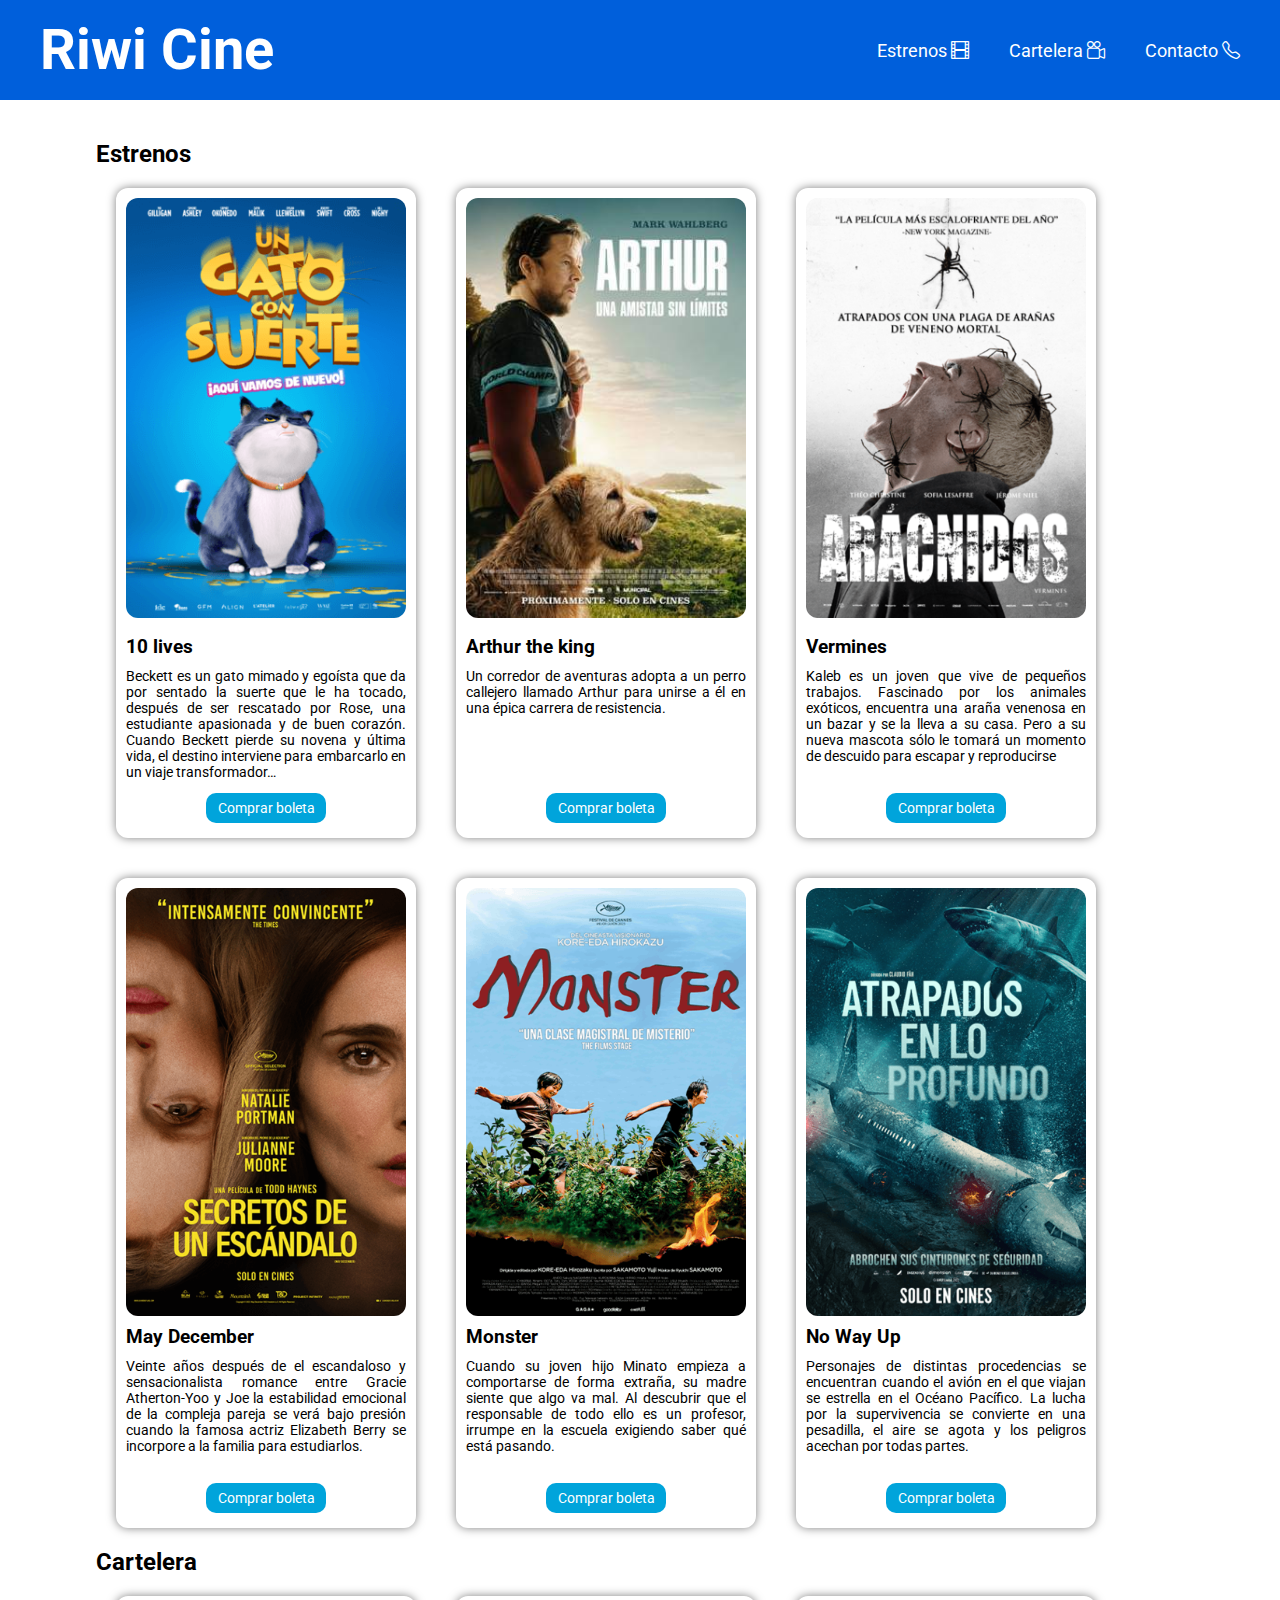
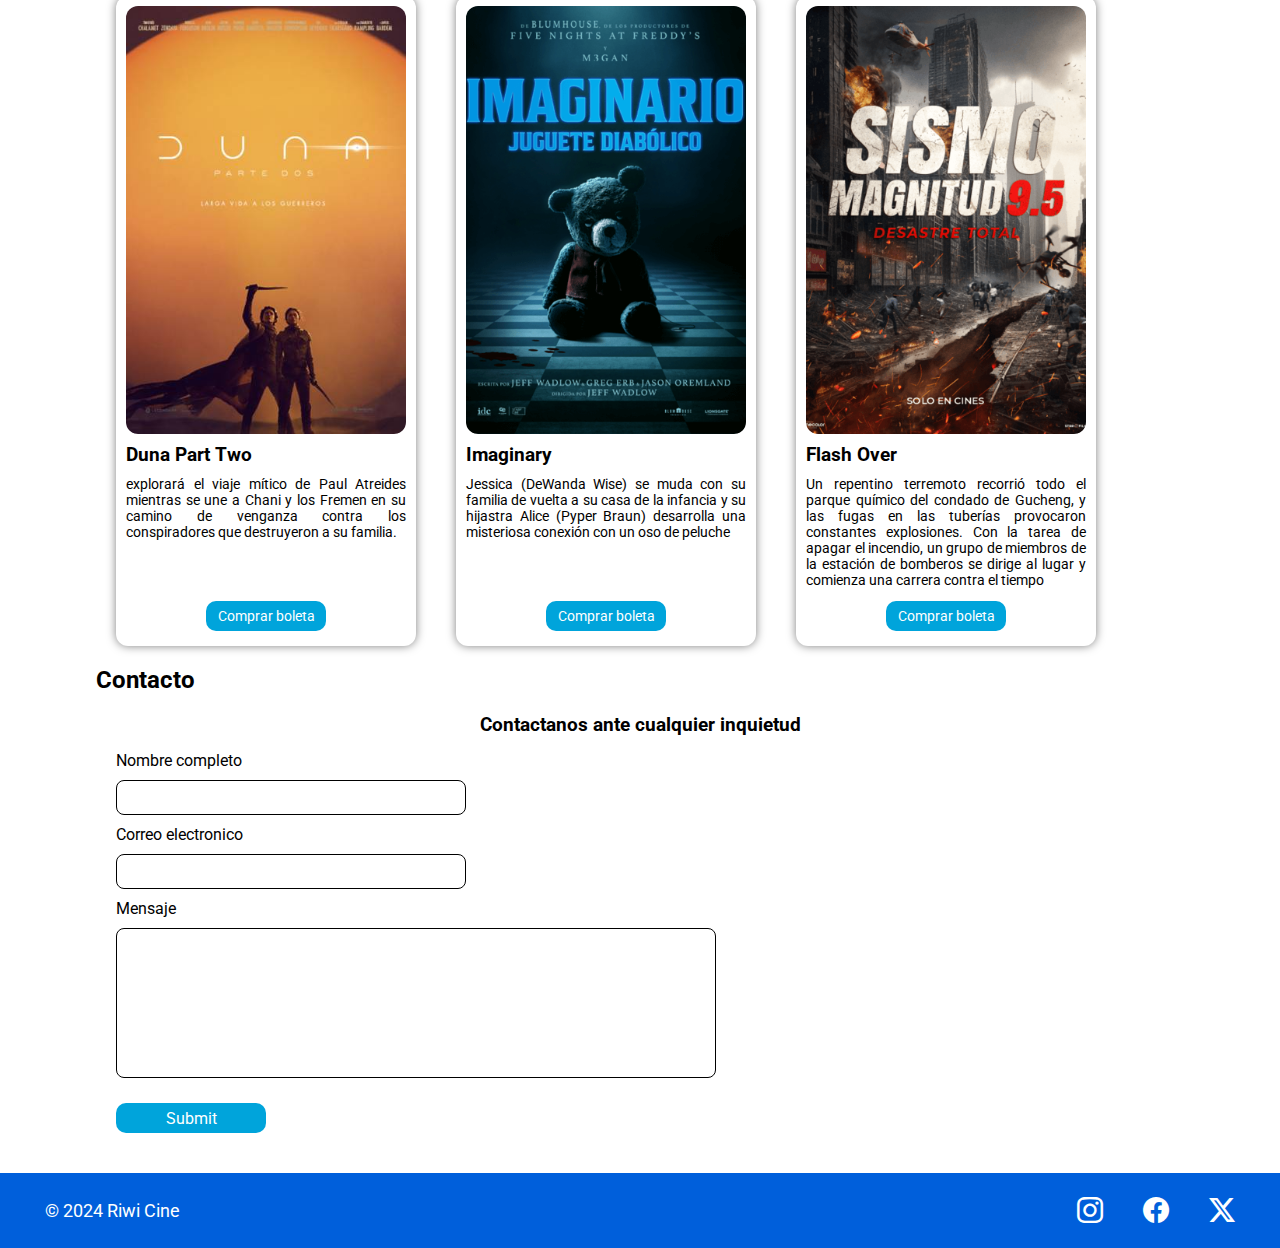
<file: index.html>
<!DOCTYPE html>
<html lang="es">
<head>
    <meta charset="UTF-8">
    <meta name="viewport" content="width=device-width, initial-scale=1.0">
    <meta name="description"
        content="Explora nuestra emocionante cartelera de cine con los últimos estrenos, horarios de proyección, críticas y más. ¡Compra tus entradas y reserva tus asientos para disfrutar de las mejores películas en pantalla grande!" />
    <meta name="keywords"
        content="Películas, Cartelera, Cine, Estrenos, Proyecciones, Horarios, Taquilla, Reservas, Géneros, Críticas">
    <meta name="sitedomain" content="https://example.com/" />
    <meta name="organization" content="pruiz5514" />
    <meta name="author" content="Pablo Andres Ruiz Arias" />
    <meta name="designer" content="Pablo Andres Ruiz Arias" />
    <meta name="copyright" content="© 2024 Riwi Cine. Todos los derechos reservados">
    <meta name="robots" content="index,follow" />
    <meta name="googlebot" content="index,follow" />
    <meta name="revisit-after" content="15days" />
    <link rel="stylesheet" href="https://cdn.jsdelivr.net/npm/bootstrap-icons@1.11.3/font/bootstrap-icons.min.css">
    <link rel="stylesheet" href="./src/css/style.css">
    <title>RIWI Cine</title>
</head>
<body>
    <header class="header">
        <section class="title-container">
            <h1 >Riwi Cine</h1>
        </section>
        <nav class="nav">
            <ul>
                <li><a href="#estrenos">
                    <span>Estrenos</span>
                    <i class="bi bi-film"></i>
                </a></li>
                <li><a href="#cartelera">
                    <span>Cartelera</span>
                    <i class="bi bi-camera-reels"></i>
                </a></li>
                <li><a href="#contacto">
                    <span>Contacto</span>
                    <i class="bi bi-telephone"></i>
                </a></li>
            </ul>
        </nav>
    </header>
    <main class="main">
        <h2 id="estrenos">Estrenos</h2>
        <section class="peliculas">
            <article class="pelicula-estreno">
                <figure>
                    <img src="./public/img/10 lives.webp" alt="10 lives">
                </figure>
                <div class="informacion-contenedor">
                    <h3>10 lives</h3>
                    <p class="descripcion">
                        Beckett es un gato mimado y egoísta que da por sentado la suerte que le ha tocado, después de ser rescatado por Rose, una estudiante apasionada y de buen corazón. Cuando Beckett pierde su novena y última vida, el destino interviene para embarcarlo en un viaje transformador…
                    </p>
                    <a class="boton-comprar" href="https://www.paypal.com/co/home" target="_blank"><button>Comprar boleta</button></a>
                </div>
            </article>
            <article class="pelicula-estreno">
                <figure>
                    <img src="./public/img/arthur.webp" alt="Arthur the king">
                </figure>
                <div class="informacion-contenedor">
                    <h3>Arthur the king</h3>
                    <p class="descripcion">
                        Un corredor de aventuras adopta a un perro callejero llamado Arthur para unirse a él en una épica carrera de resistencia.
                    </p>
                    <a class="boton-comprar" href="https://www.paypal.com/co/home" target="_blank"><button>Comprar boleta</button></a>
                </div>
            </article>
            <article class="pelicula-estreno">
                <figure>
                    <img src="./public/img/vermines.webp" alt="Vermines">
                </figure>
                <div class="informacion-contenedor">
                    <h3>Vermines</h3>
                    <p class="descripcion">
                        Kaleb es un joven que vive de pequeños trabajos. Fascinado por los animales exóticos, encuentra una araña venenosa en un bazar y se la lleva a su casa. Pero a su nueva mascota sólo le tomará un momento de descuido para escapar y reproducirse
                    </p>
                    <a class="boton-comprar" href="https://www.paypal.com/co/home" target="_blank"><button>Comprar boleta</button></a>
                </div>
            </article>
            <article class="pelicula-estreno">
                <figure>
                    <img src="./public/img/may.webp" alt="May December">
                </figure>
                <div class="informacion-contenedor">
                    <h3>May December</h3>
                    <p class="descripcion">
                        Veinte años después de el escandaloso y  sensacionalista romance entre Gracie Atherton-Yoo  y Joe la estabilidad emocional de la compleja pareja se verá bajo presión cuando la famosa actriz Elizabeth Berry se incorpore a la familia para estudiarlos.
                    </p>
                    <a class="boton-comprar" href="https://www.paypal.com/co/home" target="_blank"><button>Comprar boleta</button></a>
                </div>
            </article>
            <article class="pelicula-estreno">
                <figure>
                    <img src="./public/img/monster.webp" alt="Monster">
                </figure>
                <div class="informacion-contenedor">
                    <h3>Monster</h3>
                    <p class="descripcion">
                        Cuando su joven hijo Minato empieza a comportarse de forma extraña, su madre siente que algo va mal. Al descubrir que el responsable de todo ello es un profesor, irrumpe en la escuela exigiendo saber qué está pasando.
                    </p>
                    <a class="boton-comprar" href="https://www.paypal.com/co/home" target="_blank"><button>Comprar boleta</button></a>
                </div>
            </article>
            <article class="pelicula-estreno">
                <figure>
                    <img src="./public/img/noWayUp.webp" alt="No Way Up">
                </figure>
                <div class="informacion-contenedor">
                    <h3>No Way Up</h3>
                    <p class="descripcion">
                        Personajes de distintas procedencias se encuentran cuando el avión en el que viajan se estrella en el Océano Pacífico. La lucha por la supervivencia se convierte en una pesadilla, el aire se agota y los peligros acechan por todas partes.
                    </p>
                    <a class="boton-comprar" href="https://www.paypal.com/co/home" target="_blank"><button>Comprar boleta</button></a>
                </div>
            </article>
        </section>

        <h2 id="cartelera">Cartelera</h2>
        <section class="peliculas">
            <article class="pelicula-estreno">
                <figure>
                    <img src="./public/img/dune.webp" alt="Duna ">
                </figure>
                <div class="informacion-contenedor">
                    <h3>Duna Part Two</h3>
                    <p class="descripcion">
                        explorará el viaje mítico de Paul Atreides mientras se une a Chani y los Fremen en su camino de venganza contra los conspiradores que destruyeron a su familia.
                    </p>
                    <a class="boton-comprar" href="https://www.paypal.com/co/home" target="_blank"><button>Comprar boleta</button></a>
                </div>
            </article>
            <article class="pelicula-estreno">
                <figure>
                    <img src="./public/img/imaginary.webp" alt="Imaginary">
                </figure>
                <div class="informacion-contenedor">
                    <h3>Imaginary</h3>
                    <p class="descripcion">
                        Jessica (DeWanda Wise) se muda con su familia de vuelta a su casa de la infancia y su hijastra Alice (Pyper Braun) desarrolla una misteriosa conexión con un oso de peluche 
                    </p>
                    <a class="boton-comprar" href="https://www.paypal.com/co/home" target="_blank"><button>Comprar boleta</button></a>
                </div>
            </article>
            <article class="pelicula-estreno">
                <figure>
                    <img src="./public/img/flashOver.webp" alt="Flash Over">
                </figure>
                <div class="informacion-contenedor">
                    <h3>Flash Over</h3>
                    <p class="descripcion">
                        Un repentino terremoto recorrió todo el parque químico del condado de Gucheng, y las fugas en las tuberías provocaron constantes explosiones. Con la tarea de apagar el incendio, un grupo de miembros de la estación de bomberos se dirige al lugar y comienza una carrera contra el tiempo
                    </p>
                    <a class="boton-comprar" href="https://www.paypal.com/co/home" target="_blank"><button>Comprar boleta</button></a>
                </div>
            </article>    
        </section>

        <h2 id="contacto">Contacto</h2>
        <section class="contacto">
            <h3>Contactanos ante cualquier inquietud</h3>
            <form class="formulario" action="./src/pages/server.html" method="get">
                <label for="nombre-completo">Nombre completo</label>
                <input type="text" name="nombre-completo" id="nombre-completo">
                <label for="email">Correo electronico</label>
                <input type="email" name="email" id="email">
                <label for="mensaje">Mensaje</label>
                <textarea name="mensaje" cols="30" rows="10" id="mensaje"></textarea>
                <input type="submit" class="boton-formulario">
            </form>
        </section>
    </main>
    <footer class="footer">
        <section class="copyright">
            <p>© 2024 Riwi Cine</p>
        </section>
        <section class="redes-sociales">
            <ul class="lista-redes">
                <li><a href="https://www.instagram.com/" target="_blank"><i class="bi bi-instagram"></i></a></li>
                <li><a href="https://www.facebook.com/?locale=es_LA" target="_blank"><i class="bi bi-facebook"></i></a></li>
                <li><a href="https://twitter.com/?lang=es" target="_blank"><i class="bi bi-twitter-x"></i></a></li>
            </ul>
        </section>
    </footer>
</body>
</html>
</file>
<file: src/css/style.css>
@import url('https://fonts.googleapis.com/css2?family=Roboto:ital,wght@0,100;0,300;0,400;0,500;0,700;0,900;1,100;1,300;1,400;1,500;1,700;1,900&display=swap');
:root{
    --blanco: #FFFFFF;
    --azul-medio: #005FDB;
    --azul-claro: #00A4DB;
    --azul-opaco: #4988DB;
}

*{
    box-sizing: border-box;
    padding: 0;
    margin: 0;
    font-family: "Roboto", sans-serif;
}

.header{
    width: 100%;
    height: 100px;
    background-color: var(--azul-medio);
    color: var(--blanco);
    display: flex;
    justify-content: space-between;
    padding: 0 40px;
}

.title-container{
    display: flex;
    width: 50%;
    height: 100%;
    align-items: center;
    font-size: 28px;
}

.nav{
    display: flex;
    width: 50%;
    height: 100%;
    align-items: center;
    justify-content: flex-end;
}
.nav ul{
    display: flex;
    list-style: none;
    gap: 40px;
    font-size: 18px;
}
.nav ul li a{
    text-decoration: none;
    color: var(--blanco);
}

.main{
    width: 85%;
    height: auto;
    margin: 0 auto;
    padding-top: 40px;
    padding-bottom: 20px;
}
.peliculas{
    display: flex;
    width: 100%;
    height: auto;
    padding:20px;
    gap: 40px;
    flex-wrap: wrap;
}
.pelicula-estreno{
    width: 300px;
    height: 650px;
    padding: 10px 10px 30px 10px;
    box-shadow: 0 0 10px rgba(0, 0, 0, 0.5);
    border-radius: 12px;
    position: relative;
}
figure{
    width: 100%;
    height: 428px;
    margin-bottom: 10px;
}
img{
    width: 100%;
    border-radius: 12px;
}
.informacion-contenedor{
    display: flex;
    flex-direction: column;
}
.descripcion{
    display: flex;
    margin: 10px 0;
    font-size: 14px;
    text-align: justify;
}
.boton-comprar{
    text-decoration: none;
    align-self: center;
    position: absolute;
    bottom: 15px;
    
}
.boton-comprar button{
    width: 120px;
    height: 30px;
    font-size: 14px;
    border: none;
    background-color: var(--azul-claro);
    color: var(--blanco);
    border-radius: 10px;
    cursor: pointer;
}

.contacto{
    width: 100%;
    height: auto;
    padding: 20px;
}

.contacto h3{
    margin-bottom: 15px;
    text-align: center;
}

.formulario{
    display: flex;
    flex-direction: column;
    gap: 10px;
}

#nombre-completo, #email{
    max-width: 350px;
    height: 35px;
    border: 1px solid;
    border-radius: 8px;
    padding: 0 10px;
}
#mensaje{
    max-width: 600px;
    height: 150px;
    border: 1px solid;
    border-radius: 8px;
    resize: none;
    padding: 10px
}

.boton-formulario{
    margin-top: 15px;
    width: 150px;
    height: 30px;
    font-size: 16px;
    background-color: var(--azul-claro);
    color: var(--blanco);
    border: none;
    border-radius: 10px;
    cursor: pointer;
}

.footer{
    display: flex;
    width: 100%;
    height: 75px;
    background-color: var(--azul-medio);
    color: var(--blanco);
}
.copyright{
    display: flex;
    width: 50%;
    height: 100%;
    align-items: center;
    padding: 0 45px;
    font-size: 18px;
}

.redes-sociales{
    display: flex;
    width: 50%;
    height: 100%;
    align-items: center;
    justify-content: end;
    padding: 0 45px;
}
.lista-redes{
    display: flex;
    list-style: none;
    gap: 40px;
    font-size: 26px;
}
.lista-redes li a{
    text-decoration: none;
    color: var(--blanco);
}
</file>
